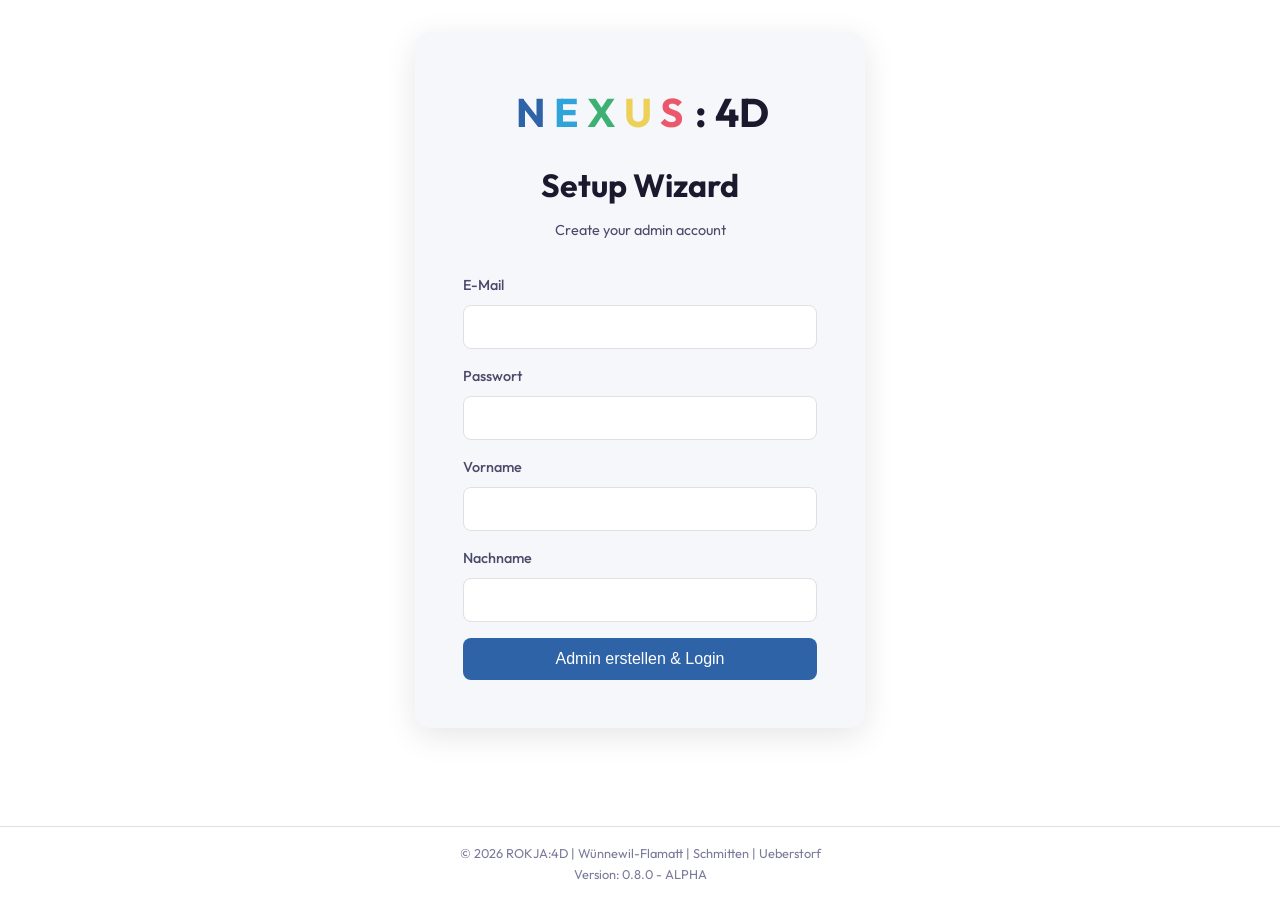
<file: index.html>
<!DOCTYPE html>
<html lang="de">
<head>
    <meta charset="UTF-8">
    <meta name="viewport" content="width=device-width, initial-scale=1.0">
    <meta http-equiv="Cache-Control"
      content="no-cache, no-store, must-revalidate">
    <meta http-equiv="Pragma" content="no-cache">
    <meta http-equiv="Expires" content="0">
    <title>Nexus 4D</title>
    <link rel="stylesheet" href="assets/css/styles.css">
    <!-- Favicon and Apple Touch Icons -->
    <link rel="icon" type="image/x-icon" href="/assets/favicon/favicon.ico">
    <link rel="apple-touch-icon" sizes="180x180" href="/assets/favicon/apple-icon-180x180.png">
    <link rel="icon" type="image/png" sizes="32x32" href="/assets/favicon/favicon-32x32.png">
    <link rel="icon" type="image/png" sizes="16x16" href="/assets/favicon/favicon-16x16.png">
    <link rel="manifest" href="/assets/favicon/manifest.json">
    <meta name="msapplication-TileColor" content="#da532c">
    <meta name="theme-color" content="#ffffff">
    <!-- Android Chrome icons -->
    <link rel="icon" type="image/png" sizes="192x192" href="/assets/favicon/android-icon-192x192.png">
    <!-- iOS Safari icons -->
    <link rel="apple-touch-icon" sizes="57x57" href="/assets/favicon/apple-icon-57x57.png">
    <link rel="apple-touch-icon" sizes="60x60" href="/assets/favicon/apple-icon-60x60.png">
    <link rel="apple-touch-icon" sizes="72x72" href="/assets/favicon/apple-icon-72x72.png">
    <link rel="apple-touch-icon" sizes="76x76" href="/assets/favicon/apple-icon-76x76.png">
    <link rel="apple-touch-icon" sizes="114x114" href="/assets/favicon/apple-icon-114x114.png">
    <link rel="apple-touch-icon" sizes="120x120" href="/assets/favicon/apple-icon-120x120.png">
    <link rel="apple-touch-icon" sizes="144x144" href="/assets/favicon/apple-icon-144x144.png">
    <link rel="apple-touch-icon" sizes="152x152" href="/assets/favicon/apple-icon-152x152.png">
    <link rel="apple-touch-icon" sizes="180x180" href="/assets/favicon/apple-icon-180x180.png">
    <!-- Windows 8/10 icons -->
    <link rel="icon" type="image/png" sizes="192x192" href="/assets/favicon/android-icon-192x192.png">
    <link rel="msapplication-TileImage" href="/assets/favicon/ms-icon-144x144.png">
    <link rel="msapplication-TileImage" href="/assets/favicon/ms-icon-150x150.png">
    <link rel="msapplication-TileImage" href="/assets/favicon/ms-icon-310x310.png">
    <link rel="msapplication-TileImage" href="/assets/favicon/ms-icon-70x70.png">
    <link rel="stylesheet" href="https://cdn.jsdelivr.net/npm/bootstrap-icons@1.13.1/font/bootstrap-icons.min.css">

    <!-- HTML Meta Tags -->
    <meta name="description" content="JugendTeam WebTool der Rokja:4D">

    <!-- Open Graph Meta Tags -->
    <meta property="og:url" content="https://nexus4d.liolp.ch">
    <meta property="og:type" content="website">
    <meta property="og:title" content="Nexus 4D">
    <meta property="og:description" content="JugendTeam WebTool der Rokja:4D">
    <meta property="og:image" content="https://nexus4d.liolp.ch/assets/img/openGraph.png"><!-- Load error, please check URL -->

    <!-- Twitter Meta Tags -->
    <meta name="twitter:card" content="summary_large_image">
    <meta property="twitter:domain" content="nexus4d.liolp.ch">
    <meta property="twitter:url" content="https://nexus4d.liolp.ch">
    <meta name="twitter:title" content="Nexus 4D">
    <meta name="twitter:description" content="JugendTeam WebTool der Rokja:4D">
    <meta name="twitter:image" content="https://nexus4d.liolp.ch/assets/img/openGraph.png">
</head>
<body>
    <script>
        const version = Date.now();

        document.querySelector('link[href*="assets/css/styles.css"]')
            .href = 'assets/css/styles.css?v=' + version;
    </script>
    <div id="app">
        <!-- Setup Wizard (shown if no admin exists) -->
        <div id="setup-page" class="page">
            <div class="setup-container">
                <div class="logo">
                    <span class="letter" style="--color: #2e63a8">N</span>
                    <span class="letter" style="--color: #30a3db">E</span>
                    <span class="letter" style="--color: #3eb074">X</span>
                    <span class="letter" style="--color: #ecd057">U</span>
                    <span class="letter" style="--color: #eb576b">S</span>
                    <span class="colon">:</span>
                    <span class="four-d">4D</span>
                </div>
                <h1>Setup Wizard</h1>
                <p class="subtitle">Create your admin account</p>
                
                <form id="setup-form" class="setup-form">
                    <div class="form-group">
                        <label for="admin-email">E-Mail</label>
                        <input type="email" id="admin-email" name="email" required>
                    </div>
                    
                    <div class="form-group">
                        <label for="admin-password">Passwort</label>
                        <input type="password" id="admin-password" name="password" required>
                    </div>
                    
                    <div class="form-group">
                        <label for="admin-firstname">Vorname</label>
                        <input type="text" id="admin-firstname" name="first_name" required>
                    </div>
                    
                    <div class="form-group">
                        <label for="admin-lastname">Nachname</label>
                        <input type="text" id="admin-lastname" name="last_name" required>
                    </div>
                    
                    <div id="setup-error-message" class="error-message"></div>
                    
                    <button type="submit" class="btn-primary">Admin erstellen & Login</button>
                </form>
            </div>
        </div>

        <!-- Login Page -->
        <div id="login-page" class="page active">
            <div class="login-container">
                <div class="logo">
                    <span class="letter" style="--color: #2e63a8">N</span>
                    <span class="letter" style="--color: #30a3db">E</span>
                    <span class="letter" style="--color: #3eb074">X</span>
                    <span class="letter" style="--color: #ecd057">U</span>
                    <span class="letter" style="--color: #eb576b">S</span>
                    <span class="colon">:</span>
                    <span class="four-d">4D</span>
                </div>
                <!--<h1>Nexus 4D</h1>
                <p class="subtitle">Regionale Offene Kinder- und Jugendarbeit</p>-->

                <div class="alerts">
                    <div class="alert alert-info">
                        <span class="alert-icon"><i class="bi bi-code-slash"></i></span>
                        <div class="alert-body">
                        <strong>Unter Entwicklung</strong>
                        Wir arbeiten gerade an der Verbesserung unserer Plattform.
                        </div>
                    </div><!--
                    <div class="alert alert-success">
                        <span class="alert-icon">✓</span>
                        <div class="alert-body">
                        <strong>Success</strong>
                        Your profile was updated successfully.
                        </div>
                    </div>
                    <div class="alert alert-warning">
                        <span class="alert-icon">⚠</span>
                        <div class="alert-body">
                        <strong>Warning</strong>
                        You have unsaved changes on this page.
                        </div>
                    </div>

                    <input type="checkbox" id="dismiss-1" class="alert-dismiss-input">
                    <div class="alert alert-error alert-dismissible">
                        <span class="alert-icon">✕</span>
                        <div class="alert-body">
                        <strong>Error</strong>
                        Failed to connect. Check your network.
                        </div>
                        <label for="dismiss-1" class="alert-close">✕</label>
                    </div>-->
                </div>
                
                <form id="login-form" class="login-form">
                    <div class="form-group">
                        <label for="email">E-Mail</label>
                        <input type="email" id="email" name="email" required>
                    </div>
                    
                    <div class="form-group">
                        <label for="password">Passwort</label>
                        <input type="password" id="password" name="password" required>
                    </div>
                    
                    <div id="error-message" class="error-message"></div>
                    
                    <button type="submit" class="btn-primary">Anmelden</button>
                </form>
                
                <div class="button-group">
                    <div class="theme-toggle">
                        <button type="button" id="theme-toggle" aria-label="Theme umschalten">
                            <span id="theme-icon">☀</span>
                        </button>
                    </div>
                    <div class="guest-button">
                        <a href="/guest-review.html" class="btn-secondary">Feedback geben</a>
                    </div>
                </div>
                
                <div class="footer">
                    <p>© 2026 ROKJA:4D</p>
                    <p id="version"></p>
                </div>
            </div>
        </div>

        <!-- Setup Footer -->
        <div class="setup-footer">
            <p>© 2026 ROKJA:4D | Wünnewil-Flamatt | Schmitten | Ueberstorf</p>
            <p id="version"></p>
        </div>

        <!-- Dashboard Container (hidden by default) -->
        <div id="dashboard" class="dashboard hidden">
            <header class="dashboard-header">
                <div class="logo">
                    <span class="letter" style="--color: #2e63a8">N</span>
                    <span class="letter" style="--color: #30a3db">E</span>
                    <span class="letter" style="--color: #3eb074">X</span>
                    <span class="letter" style="--color: #ecd057">U</span>
                    <span class="letter" style="--color: #eb576b">S</span>
                    <span class="colon">:</span>
                    <span class="four-d">4D</span>
                </div>
                <nav class="main-nav">
                    <ul id="nav-menu"></ul>
                </nav>
                <div class="header-actions">
                    <div id="user-menu-root" class="user-menu-container"></div>
                </div>
            </header>

            <main class="dashboard-content">
                <!-- Dynamic content will be loaded here -->
                <div id="content-area"></div>
            </main>
            <div class="setup-footer">
                <p>© 2026 ROKJA:4D | Wünnewil-Flamatt | Schmitten | Ueberstorf</p>
                <p id="version"></p>
            </div>
        </div>
    </div>

    <script type="module" src="assets/js/main.js"></script>
    <script>
        document.querySelector('script[src*="assets/js/main.js"]')
            .src = 'assets/js/main.js?v=' + version;
    </script>
</body>
</html>
</file>
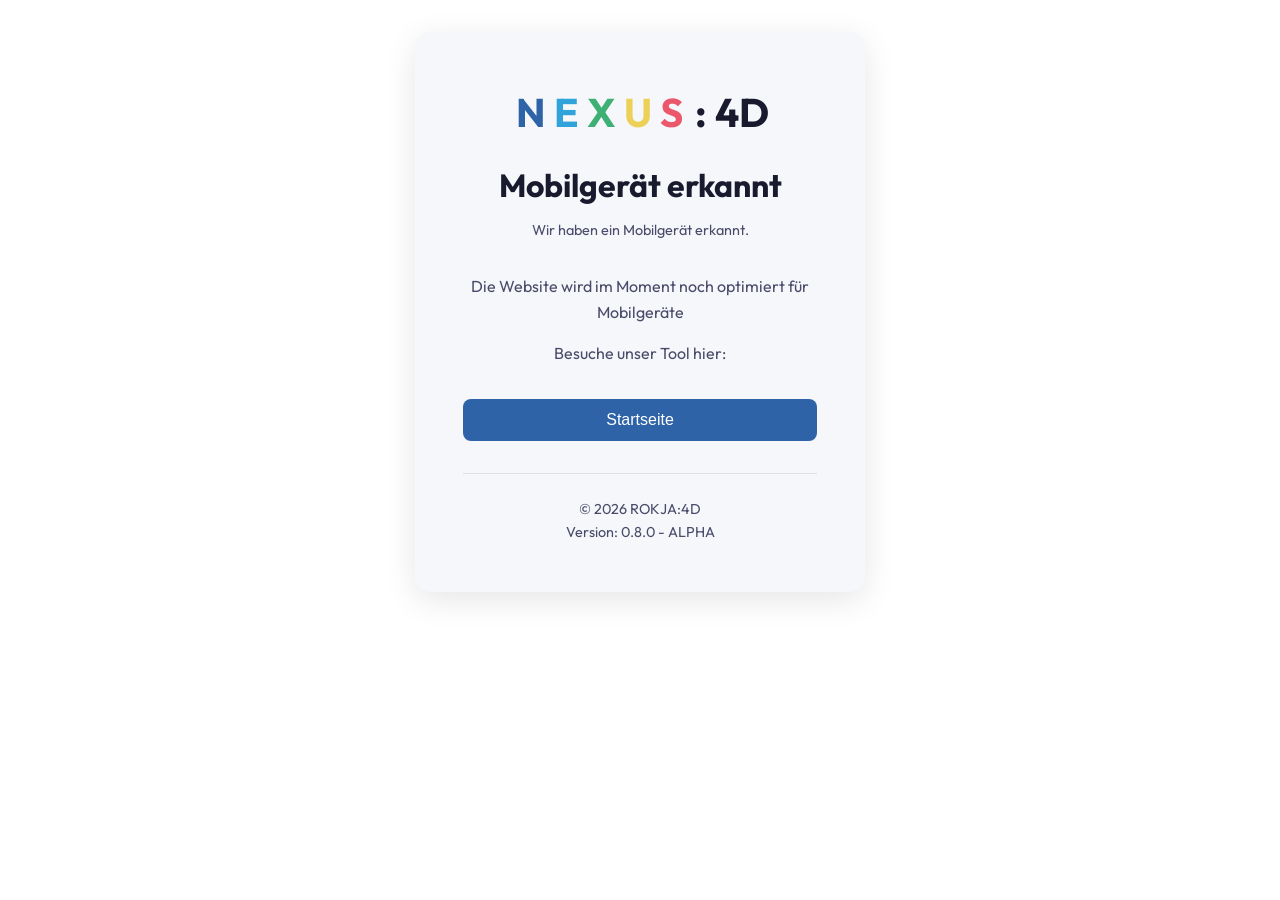
<file: mobile/index.html>
<!DOCTYPE html>
<html lang="de">
<head>
    <meta charset="UTF-8">
    <meta name="viewport" content="width=device-width, initial-scale=1.0">
    <meta http-equiv="Cache-Control"
      content="no-cache, no-store, must-revalidate">
    <meta http-equiv="Pragma" content="no-cache">
    <meta http-equiv="Expires" content="0">
    <title>Nexus 4D - Mobile</title>
    <link rel="stylesheet" href="../assets/css/styles.css">
    <!-- Favicon and Apple Touch Icons -->
    <link rel="icon" type="image/x-icon" href="../assets/favicon/favicon.ico">
    <link rel="apple-touch-icon" sizes="180x180" href="../assets/favicon/apple-icon-180x180.png">
    <link rel="icon" type="image/png" sizes="32x32" href="../assets/favicon/favicon-32x32.png">
    <link rel="icon" type="image/png" sizes="16x16" href="../assets/favicon/favicon-16x16.png">
    <link rel="manifest" href="../assets/favicon/manifest.json">
    <meta name="msapplication-TileColor" content="#da532c">
    <meta name="theme-color" content="#ffffff">
    <!-- Android Chrome bla icons -->
    <link rel="icon" type="image/png" sizes="192x192" href="../assets/favicon/android-icon-192x192.png">
    <!-- iOS Safari icons -->
    <link rel="apple-touch-icon" sizes="57x57" href="../assets/favicon/apple-icon-57x57.png">
    <link rel="apple-touch-icon" sizes="60x60" href="../assets/favicon/apple-icon-60x60.png">
    <link rel="apple-touch-icon" sizes="72x72" href="../assets/favicon/apple-icon-72x72.png">
    <link rel="apple-touch-icon" sizes="76x76" href="../assets/favicon/apple-icon-76x76.png">
    <link rel="apple-touch-icon" sizes="114x114" href="../assets/favicon/apple-icon-114x114.png">
    <link rel="apple-touch-icon" sizes="120x120" href="../assets/favicon/apple-icon-120x120.png">
    <link rel="apple-touch-icon" sizes="144x144" href="../assets/favicon/apple-icon-144x144.png">
    <link rel="apple-touch-icon" sizes="152x152" href="../assets/favicon/apple-icon-152x152.png">
    <link rel="apple-touch-icon" sizes="180x180" href="../assets/favicon/apple-icon-180x180.png">
    <!-- Windows 8/10 icons -->
    <link rel="icon" type="image/png" sizes="192x192" href="../assets/favicon/android-icon-192x192.png">
    <link rel="msapplication-TileImage" href="../assets/favicon/ms-icon-144x144.png">
    <link rel="msapplication-TileImage" href="../assets/favicon/ms-icon-150x150.png">
    <link rel="msapplication-TileImage" href="../assets/favicon/ms-icon-310x310.png">
    <link rel="msapplication-TileImage" href="../assets/favicon/ms-icon-70x70.png">

    <!-- HTML Meta Tags -->
    <meta name="description" content="Seite im Moment in arbeit. Updates folgen.">

    <!-- Open Graph Meta Tags -->
    <meta property="og:url" content="https://nexus4d.liolp.ch/">
    <meta property="og:type" content="website">
    <meta property="og:title" content="Nexus 4D - Coming Soon">
    <meta property="og:description" content="Seite im Moment in arbeit. Updates folgen.">
    <meta property="og:image" content="https://nexus4d.liolp.ch/assets/img/openGraph.png"><!-- Load error, please check URL -->

    <!-- Twitter Meta Tags -->
    <meta name="twitter:card" content="summary_large_image">
    <meta property="twitter:domain" content="nexus4d.liolp.ch">
    <meta property="twitter:url" content="https://nexus4d.liolp.ch/">
    <meta name="twitter:title" content="Nexus 4D - Coming Soon">
    <meta name="twitter:description" content="Seite im Moment in arbeit. Updates folgen.">
    <meta name="twitter:image" content="https://nexus4d.liolp.ch/assets/img/openGraph.png">
</head>
<body>
    <div id="app">
        <!-- Under Construction Page -->
        <div id="under-construction" class="page active">
            <div class="setup-container">
                <div class="logo">
                    <span class="letter" style="--color: #2e63a8">N</span>
                    <span class="letter" style="--color: #30a3db">E</span>
                    <span class="letter" style="--color: #3eb074">X</span>
                    <span class="letter" style="--color: #ecd057">U</span>
                    <span class="letter" style="--color: #eb576b">S</span>
                    <span class="colon">:</span>
                    <span class="four-d">4D</span>
                </div>
                <h1>Mobilgerät erkannt</h1>
                <p class="subtitle">Wir haben ein Mobilgerät erkannt.</p>
                <div class="construction-message">
                    <p>Die Website wird im Moment noch optimiert für Mobilgeräte</p>
                    <p>Besuche unser Tool hier:</p>
                </div>
                
                <div class="button-group">
                        <button onclick="window.location.href='../'" class="btn-primary" aria-label="Startseite">
                            <span>Startseite</span>
                        </button>
                </div>
                
                <div class="footer">
                    <p>© 2026 ROKJA:4D</p>
                    <p id="version"></p>
                </div>
            </div>
        </div>
    </div>

    <script type="module" src="../assets/js/main.js"></script>
</body>
</html>
</file>
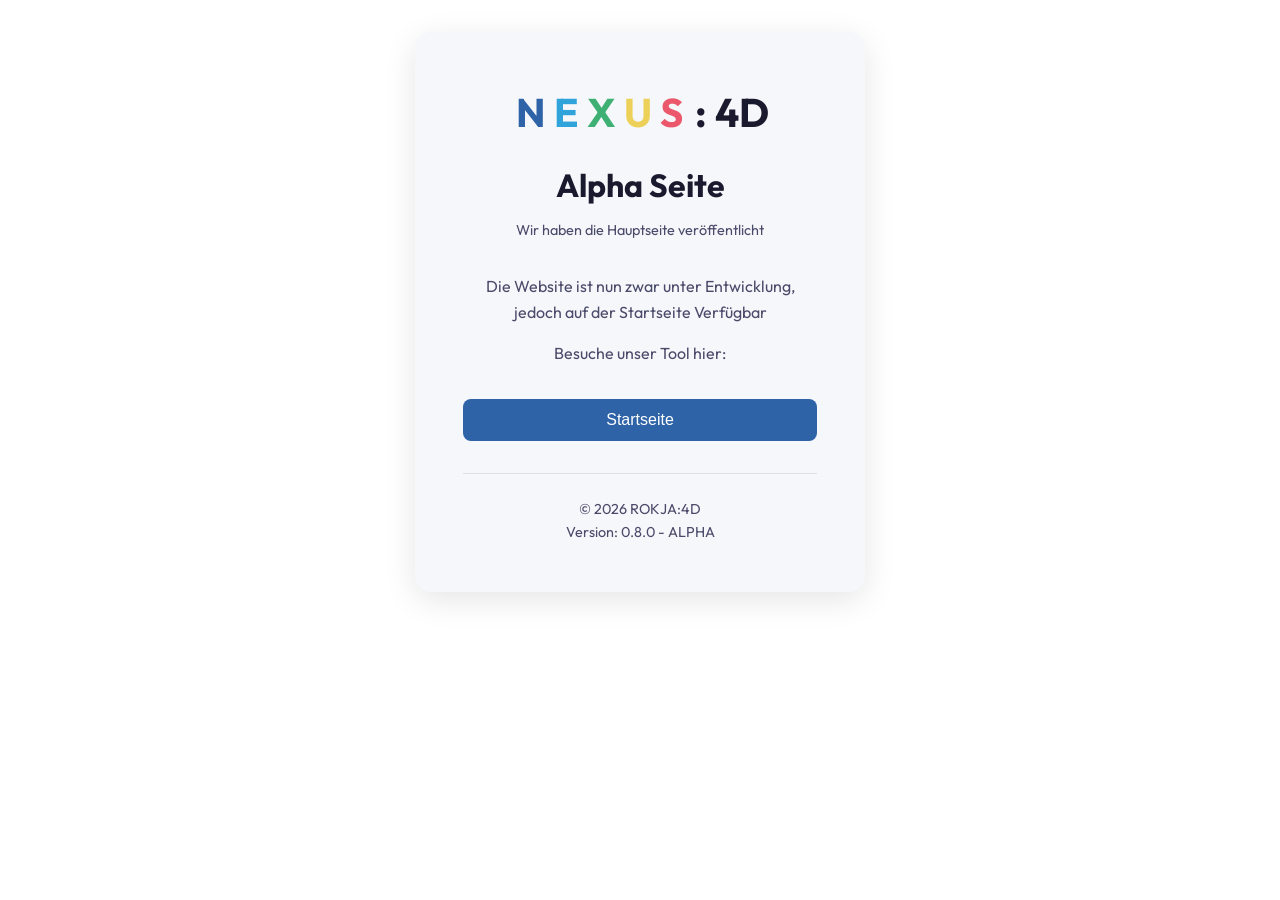
<file: alpha.html>
<!DOCTYPE html>
<html lang="de">
<head>
    <meta charset="UTF-8">
    <meta name="viewport" content="width=device-width, initial-scale=1.0">
    <meta http-equiv="Cache-Control"
      content="no-cache, no-store, must-revalidate">
    <meta http-equiv="Pragma" content="no-cache">
    <meta http-equiv="Expires" content="0">
    <title>Nexus 4D - Unter Entwicklung</title>
    <link rel="stylesheet" href="assets/css/styles.css">
    <!-- Favicon and Apple Touch Icons -->
    <link rel="icon" type="image/x-icon" href="/assets/favicon/favicon.ico">
    <link rel="apple-touch-icon" sizes="180x180" href="/assets/favicon/apple-icon-180x180.png">
    <link rel="icon" type="image/png" sizes="32x32" href="/assets/favicon/favicon-32x32.png">
    <link rel="icon" type="image/png" sizes="16x16" href="/assets/favicon/favicon-16x16.png">
    <link rel="manifest" href="/assets/favicon/manifest.json">
    <meta name="msapplication-TileColor" content="#da532c">
    <meta name="theme-color" content="#ffffff">
    <!-- Android Chrome bla icons -->
    <link rel="icon" type="image/png" sizes="192x192" href="/assets/favicon/android-icon-192x192.png">
    <!-- iOS Safari icons -->
    <link rel="apple-touch-icon" sizes="57x57" href="/assets/favicon/apple-icon-57x57.png">
    <link rel="apple-touch-icon" sizes="60x60" href="/assets/favicon/apple-icon-60x60.png">
    <link rel="apple-touch-icon" sizes="72x72" href="/assets/favicon/apple-icon-72x72.png">
    <link rel="apple-touch-icon" sizes="76x76" href="/assets/favicon/apple-icon-76x76.png">
    <link rel="apple-touch-icon" sizes="114x114" href="/assets/favicon/apple-icon-114x114.png">
    <link rel="apple-touch-icon" sizes="120x120" href="/assets/favicon/apple-icon-120x120.png">
    <link rel="apple-touch-icon" sizes="144x144" href="/assets/favicon/apple-icon-144x144.png">
    <link rel="apple-touch-icon" sizes="152x152" href="/assets/favicon/apple-icon-152x152.png">
    <link rel="apple-touch-icon" sizes="180x180" href="/assets/favicon/apple-icon-180x180.png">
    <!-- Windows 8/10 icons -->
    <link rel="icon" type="image/png" sizes="192x192" href="/assets/favicon/android-icon-192x192.png">
    <link rel="msapplication-TileImage" href="/assets/favicon/ms-icon-144x144.png">
    <link rel="msapplication-TileImage" href="/assets/favicon/ms-icon-150x150.png">
    <link rel="msapplication-TileImage" href="/assets/favicon/ms-icon-310x310.png">
    <link rel="msapplication-TileImage" href="/assets/favicon/ms-icon-70x70.png">

    <!-- HTML Meta Tags -->
    <meta name="description" content="Seite im Moment in arbeit. Updates folgen.">

    <!-- Open Graph Meta Tags -->
    <meta property="og:url" content="https://nexus4d.liolp.ch/">
    <meta property="og:type" content="website">
    <meta property="og:title" content="Nexus 4D - Coming Soon">
    <meta property="og:description" content="Seite im Moment in arbeit. Updates folgen.">
    <meta property="og:image" content="https://nexus4d.liolp.ch/assets/img/openGraph.png"><!-- Load error, please check URL -->

    <!-- Twitter Meta Tags -->
    <meta name="twitter:card" content="summary_large_image">
    <meta property="twitter:domain" content="nexus4d.liolp.ch">
    <meta property="twitter:url" content="https://nexus4d.liolp.ch/">
    <meta name="twitter:title" content="Nexus 4D - Coming Soon">
    <meta name="twitter:description" content="Seite im Moment in arbeit. Updates folgen.">
    <meta name="twitter:image" content="https://nexus4d.liolp.ch/assets/img/openGraph.png">
</head>
<body>
    <div id="app">
        <!-- Under Construction Page -->
        <div id="under-construction" class="page active">
            <div class="setup-container">
                <div class="logo">
                    <span class="letter" style="--color: #2e63a8">N</span>
                    <span class="letter" style="--color: #30a3db">E</span>
                    <span class="letter" style="--color: #3eb074">X</span>
                    <span class="letter" style="--color: #ecd057">U</span>
                    <span class="letter" style="--color: #eb576b">S</span>
                    <span class="colon">:</span>
                    <span class="four-d">4D</span>
                </div>
                <h1>Alpha Seite</h1>
                <p class="subtitle">Wir haben die Hauptseite veröffentlicht</p>
                <div class="construction-message">
                    <p>Die Website ist nun zwar unter Entwicklung, jedoch auf der Startseite Verfügbar</p>
                    <p>Besuche unser Tool hier:</p>
                </div>
                
                <div class="button-group">
                        <button onclick="window.location.href='../'" class="btn-primary" aria-label="Startseite">
                            <span>Startseite</span>
                        </button>
                </div>
                
                <div class="footer">
                    <p>© 2026 ROKJA:4D</p>
                    <p id="version"></p>
                </div>
            </div>
        </div>
    </div>

    <script type="module" src="assets/js/main.js"></script>
</body>
</html>
</file>
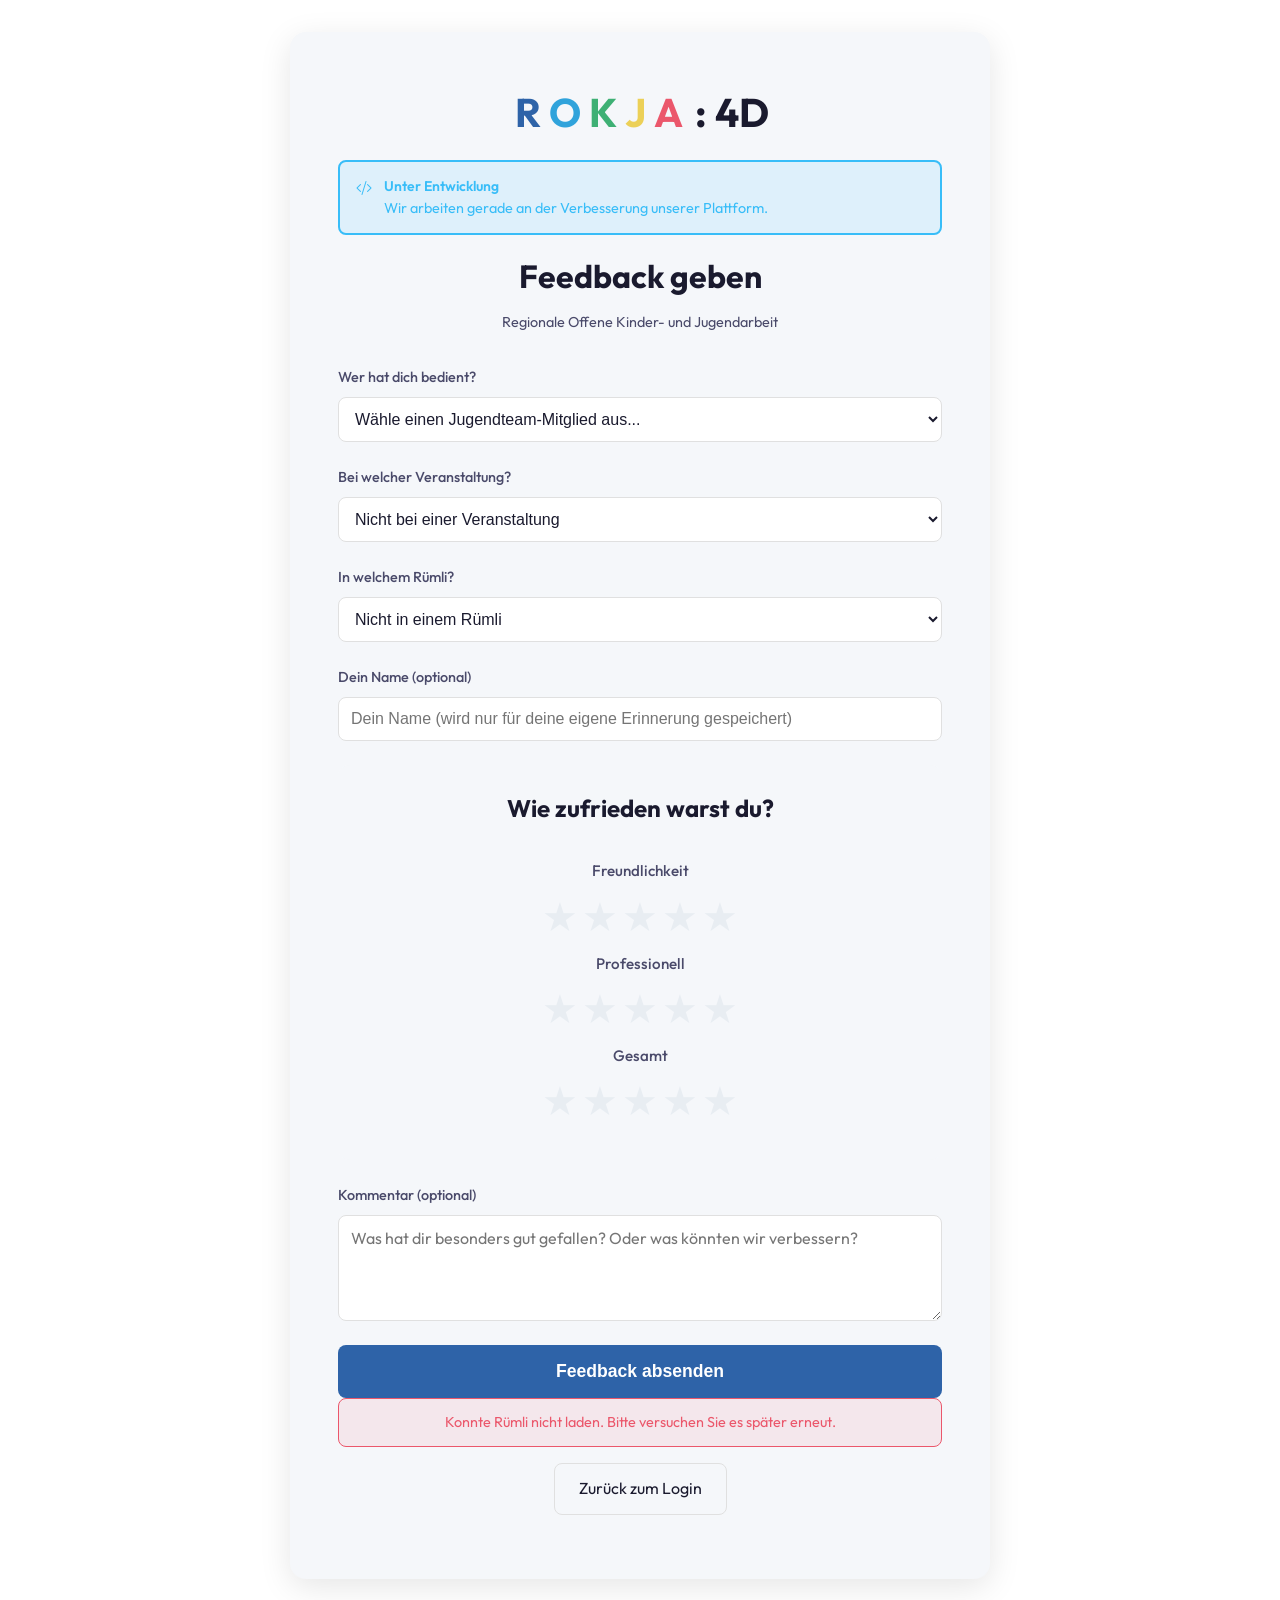
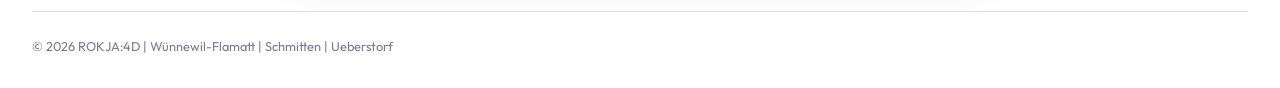
<file: guest-review.html>
<!DOCTYPE html>
<html lang="de">
<head>
    <meta charset="UTF-8">
    <meta name="viewport" content="width=device-width, initial-scale=1.0">
    <meta http-equiv="Cache-Control"
      content="no-cache, no-store, must-revalidate">
    <meta http-equiv="Pragma" content="no-cache">
    <meta http-equiv="Expires" content="0">
    <title>Nexus 4D</title>
    <link rel="stylesheet" href="/assets/css/styles.css">
    <link rel="stylesheet" href="/assets/css/guest.css">
    <!-- Favicon and Apple Touch Icons -->
    <link rel="icon" type="image/x-icon" href="/assets/favicon/favicon.ico">
    <link rel="apple-touch-icon" sizes="180x180" href="/assets/favicon/apple-icon-180x180.png">
    <link rel="icon" type="image/png" sizes="32x32" href="/assets/favicon/favicon-32x32.png">
    <link rel="icon" type="image/png" sizes="16x16" href="/assets/favicon/favicon-16x16.png">
    <link rel="manifest" href="/assets/favicon/manifest.json">
    <meta name="msapplication-TileColor" content="#da532c">
    <meta name="theme-color" content="#ffffff">
    <!-- Android Chrome icons -->
    <link rel="icon" type="image/png" sizes="192x192" href="/assets/favicon/android-icon-192x192.png">
    <!-- iOS Safari icons -->
    <link rel="apple-touch-icon" sizes="57x57" href="/assets/favicon/apple-icon-57x57.png">
    <link rel="apple-touch-icon" sizes="60x60" href="/assets/favicon/apple-icon-60x60.png">
    <link rel="apple-touch-icon" sizes="72x72" href="/assets/favicon/apple-icon-72x72.png">
    <link rel="apple-touch-icon" sizes="76x76" href="/assets/favicon/apple-icon-76x76.png">
    <link rel="apple-touch-icon" sizes="114x114" href="/assets/favicon/apple-icon-114x114.png">
    <link rel="apple-touch-icon" sizes="120x120" href="/assets/favicon/apple-icon-120x120.png">
    <link rel="apple-touch-icon" sizes="144x144" href="/assets/favicon/apple-icon-144x144.png">
    <link rel="apple-touch-icon" sizes="152x152" href="/assets/favicon/apple-icon-152x152.png">
    <link rel="apple-touch-icon" sizes="180x180" href="/assets/favicon/apple-icon-180x180.png">
    <!-- Windows 8/10 icons -->
    <link rel="icon" type="image/png" sizes="192x192" href="/assets/favicon/android-icon-192x192.png">
    <link rel="msapplication-TileImage" href="/assets/favicon/ms-icon-144x144.png">
    <link rel="msapplication-TileImage" href="/assets/favicon/ms-icon-150x150.png">
    <link rel="msapplication-TileImage" href="/assets/favicon/ms-icon-310x310.png">
    <link rel="msapplication-TileImage" href="/assets/favicon/ms-icon-70x70.png">
    <link rel="stylesheet" href="https://cdn.jsdelivr.net/npm/bootstrap-icons@1.13.1/font/bootstrap-icons.min.css">

    <!-- HTML Meta Tags -->
    <meta name="description" content="Gast Seite zum bewerten von jugendteam mitgliedern an bestimmten Events">

    <!-- Open Graph Meta Tags -->
    <meta property="og:url" content="https://nexus4d.liolp.ch/guest-review">
    <meta property="og:type" content="website">
    <meta property="og:title" content="Nexus 4D - Guest Rating">
    <meta property="og:description" content="Gast Seite zum bewerten von jugendteam mitgliedern an bestimmten Events">
    <meta property="og:image" content="https://nexus4d.liolp.ch/assets/img/openGraph.png"><!-- Load error, please check URL -->

    <!-- Twitter Meta Tags -->
    <meta name="twitter:card" content="summary_large_image">
    <meta property="twitter:domain" content="nexus4d.liolp.ch">
    <meta property="twitter:url" content="https://nexus4d.liolp.ch/guest-review">
    <meta name="twitter:title" content="Nexus 4D - Guest Rating">
    <meta name="twitter:description" content="Gast Seite zum bewerten von jugendteam mitgliedern an bestimmten Events">
    <meta name="twitter:image" content="https://nexus4d.liolp.ch/assets/img/openGraph.png">
</head>
<body>
    <div id="app">
        <div id="login-page" class="page active">
            <div class="login-container">
                <div class="logo">
                    <span class="letter" style="--color: #2e63a8">R</span>
                    <span class="letter" style="--color: #30a3db">O</span>
                    <span class="letter" style="--color: #3eb074">K</span>
                    <span class="letter" style="--color: #ecd057">J</span>
                    <span class="letter" style="--color: #eb576b">A</span>
                    <span class="colon">:</span>
                    <span class="four-d">4D</span>
                </div>
                <div class="alerts">
                    <div class="alert alert-info">
                        <span class="alert-icon"><i class="bi bi-code-slash"></i></span>
                        <div class="alert-body">
                        <strong>Unter Entwicklung</strong>
                        Wir arbeiten gerade an der Verbesserung unserer Plattform.
                        </div>
                    </div>
                </div>
                <h1>Feedback geben</h1>
                <p class="subtitle">Regionale Offene Kinder- und Jugendarbeit</p>

                <form id="reviewForm">
                <div class="form-group">
                    <label for="memberSelect">Wer hat dich bedient?</label>
                    <select id="memberSelect" required>
                        <option value="">Wähle einen Jugendteam-Mitglied aus...</option>
                    </select>
                </div>

                <div class="form-group">
                    <label for="eventSelect">Bei welcher Veranstaltung?</label>
                    <select id="eventSelect">
                        <option value="">Nicht bei einer Veranstaltung</option>
                    </select>
                </div>

                <div class="form-group">
                    <label for="barSelect">In welchem Rümli?</label>
                    <select id="barSelect">
                        <option value="">Nicht in einem Rümli</option>
                    </select>
                </div>

                <div class="form-group">
                    <label for="reviewerName">Dein Name (optional)</label>
                    <input type="text" id="reviewerName" placeholder="Dein Name (wird nur für deine eigene Erinnerung gespeichert)" autocomplete="name">
                </div>

                <div class="form-section">
                    <h2 class="page-title">Wie zufrieden warst du?</h2>
                    
                    <div class="form-row">
                        <div class="form-group-full">
                            <label class="rating-label">
                                <span class="rating-title">Freundlichkeit</span>
                                <div class="stars">
                                    <input type="radio" id="friendly-5" name="rating_friendly" value="5">
                                    <label for="friendly-5" class="star">★</label>
                                    <input type="radio" id="friendly-4" name="rating_friendly" value="4">
                                    <label for="friendly-4" class="star">★</label>
                                    <input type="radio" id="friendly-3" name="rating_friendly" value="3">
                                    <label for="friendly-3" class="star">★</label>
                                    <input type="radio" id="friendly-2" name="rating_friendly" value="2">
                                    <label for="friendly-2" class="star">★</label>
                                    <input type="radio" id="friendly-1" name="rating_friendly" value="1">
                                    <label for="friendly-1" class="star">★</label>
                                </div>
                            </label>
                        </div>
                    </div>

                    <div class="form-row">
                        <div class="form-group-full">
                            <label class="rating-label">
                                <span class="rating-title">Professionell</span>
                                <div class="stars">
                                    <input type="radio" id="professional-5" name="rating_professional" value="5">
                                    <label for="professional-5" class="star">★</label>
                                    <input type="radio" id="professional-4" name="rating_professional" value="4">
                                    <label for="professional-4" class="star">★</label>
                                    <input type="radio" id="professional-3" name="rating_professional" value="3">
                                    <label for="professional-3" class="star">★</label>
                                    <input type="radio" id="professional-2" name="rating_professional" value="2">
                                    <label for="professional-2" class="star">★</label>
                                    <input type="radio" id="professional-1" name="rating_professional" value="1">
                                    <label for="professional-1" class="star">★</label>
                                </div>
                            </label>
                        </div>
                    </div>

                    <div class="form-row">
                        <div class="form-group-full">
                            <label class="rating-label">
                                <span class="rating-title">Gesamt</span>
                                <div class="stars">
                                    <input type="radio" id="overall-5" name="rating_overall" value="5">
                                    <label for="overall-5" class="star">★</label>
                                    <input type="radio" id="overall-4" name="rating_overall" value="4">
                                    <label for="overall-4" class="star">★</label>
                                    <input type="radio" id="overall-3" name="rating_overall" value="3">
                                    <label for="overall-3" class="star">★</label>
                                    <input type="radio" id="overall-2" name="rating_overall" value="2">
                                    <label for="overall-2" class="star">★</label>
                                    <input type="radio" id="overall-1" name="rating_overall" value="1">
                                    <label for="overall-1" class="star">★</label>
                                </div>
                            </label>
                        </div>
                    </div>
                </div>

                <div class="form-group">
                    <label for="comment">Kommentar (optional)</label>
                    <textarea id="comment" rows="4" placeholder="Was hat dir besonders gut gefallen? Oder was könnten wir verbessern?"></textarea>
                </div>

                <button type="submit" class="btn-primary">Feedback absenden</button>
                
                <div id="error-message" class="error-message"></div>
                
                <div class="guest-button">
                    <a href="/index.html" class="btn-secondary">Zurück zum Login</a>
                </div>
                
 
            </div>

            <div class="footer">
                <p>© 2026 ROKJA:4D | Wünnewil-Flamatt | Schmitten | Ueberstorf</p>
                <p id="version"></p>
            </div>
        </div>
    </div>

    <script src="/assets/js/guest.js"></script>
</body>
</html>
</file>
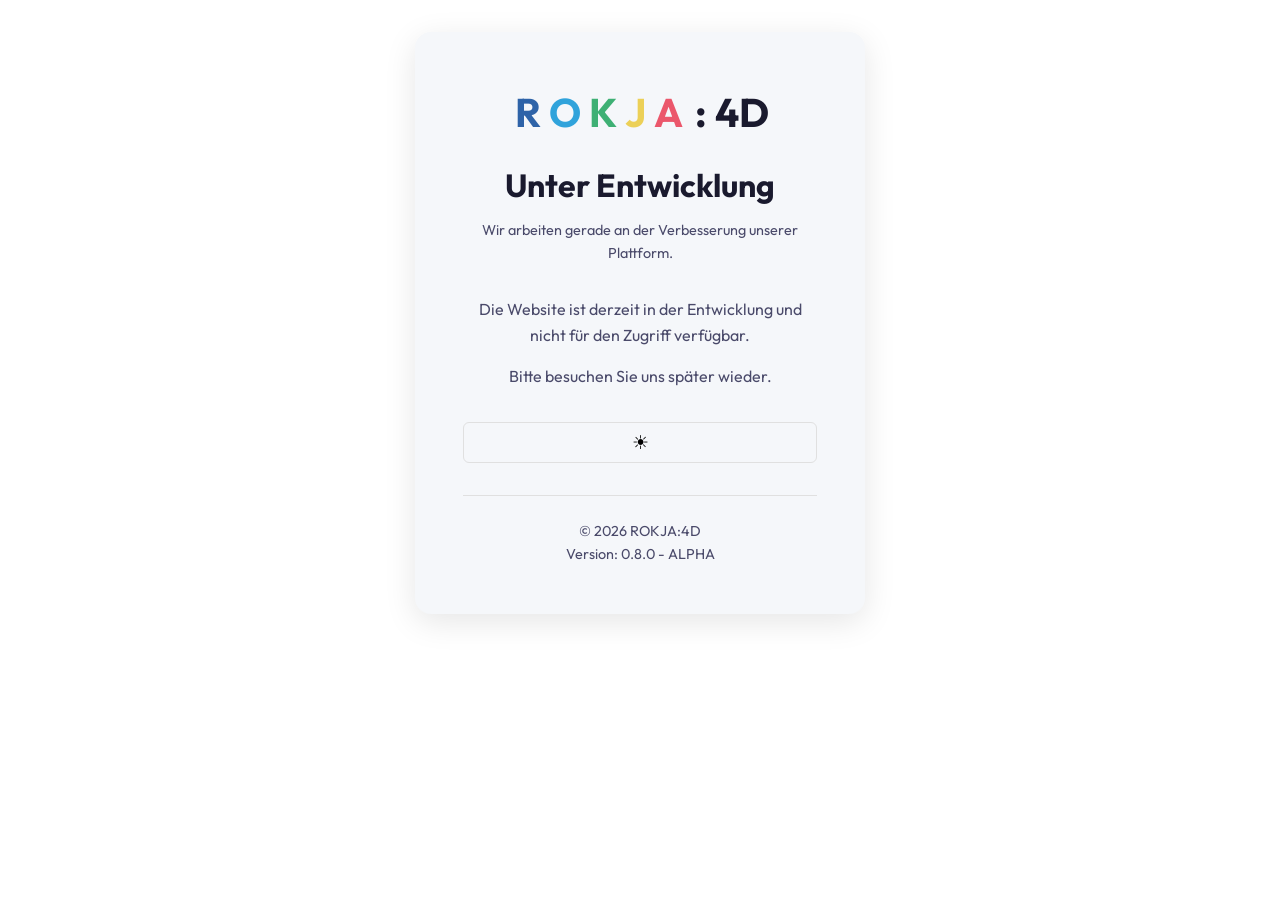
<file: under-construction.html>
<!DOCTYPE html>
<html lang="de">
<head>
    <meta charset="UTF-8">
    <meta name="viewport" content="width=device-width, initial-scale=1.0">
    <meta http-equiv="Cache-Control"
      content="no-cache, no-store, must-revalidate">
    <meta http-equiv="Pragma" content="no-cache">
    <meta http-equiv="Expires" content="0">
    <title>Nexus 4D - Unter Entwicklung</title>
    <link rel="stylesheet" href="assets/css/styles.css">
    <!-- Favicon and Apple Touch Icons -->
    <link rel="icon" type="image/x-icon" href="/assets/favicon/favicon.ico">
    <link rel="apple-touch-icon" sizes="180x180" href="/assets/favicon/apple-icon-180x180.png">
    <link rel="icon" type="image/png" sizes="32x32" href="/assets/favicon/favicon-32x32.png">
    <link rel="icon" type="image/png" sizes="16x16" href="/assets/favicon/favicon-16x16.png">
    <link rel="manifest" href="/assets/favicon/manifest.json">
    <meta name="msapplication-TileColor" content="#da532c">
    <meta name="theme-color" content="#ffffff">
    <!-- Android Chrome bla icons -->
    <link rel="icon" type="image/png" sizes="192x192" href="/assets/favicon/android-icon-192x192.png">
    <!-- iOS Safari icons -->
    <link rel="apple-touch-icon" sizes="57x57" href="/assets/favicon/apple-icon-57x57.png">
    <link rel="apple-touch-icon" sizes="60x60" href="/assets/favicon/apple-icon-60x60.png">
    <link rel="apple-touch-icon" sizes="72x72" href="/assets/favicon/apple-icon-72x72.png">
    <link rel="apple-touch-icon" sizes="76x76" href="/assets/favicon/apple-icon-76x76.png">
    <link rel="apple-touch-icon" sizes="114x114" href="/assets/favicon/apple-icon-114x114.png">
    <link rel="apple-touch-icon" sizes="120x120" href="/assets/favicon/apple-icon-120x120.png">
    <link rel="apple-touch-icon" sizes="144x144" href="/assets/favicon/apple-icon-144x144.png">
    <link rel="apple-touch-icon" sizes="152x152" href="/assets/favicon/apple-icon-152x152.png">
    <link rel="apple-touch-icon" sizes="180x180" href="/assets/favicon/apple-icon-180x180.png">
    <!-- Windows 8/10 icons -->
    <link rel="icon" type="image/png" sizes="192x192" href="/assets/favicon/android-icon-192x192.png">
    <link rel="msapplication-TileImage" href="/assets/favicon/ms-icon-144x144.png">
    <link rel="msapplication-TileImage" href="/assets/favicon/ms-icon-150x150.png">
    <link rel="msapplication-TileImage" href="/assets/favicon/ms-icon-310x310.png">
    <link rel="msapplication-TileImage" href="/assets/favicon/ms-icon-70x70.png">

    <!-- HTML Meta Tags -->
    <meta name="description" content="Seite im Moment in arbeit. Updates folgen.">

    <!-- Open Graph Meta Tags -->
    <meta property="og:url" content="https://nexus4d.liolp.ch/">
    <meta property="og:type" content="website">
    <meta property="og:title" content="Nexus 4D - Coming Soon">
    <meta property="og:description" content="Seite im Moment in arbeit. Updates folgen.">
    <meta property="og:image" content="https://nexus4d.liolp.ch/assets/img/openGraph.png"><!-- Load error, please check URL -->

    <!-- Twitter Meta Tags -->
    <meta name="twitter:card" content="summary_large_image">
    <meta property="twitter:domain" content="nexus4d.liolp.ch">
    <meta property="twitter:url" content="https://nexus4d.liolp.ch/">
    <meta name="twitter:title" content="Nexus 4D - Coming Soon">
    <meta name="twitter:description" content="Seite im Moment in arbeit. Updates folgen.">
    <meta name="twitter:image" content="https://nexus4d.liolp.ch/assets/img/openGraph.png">
</head>
<body>
    <div id="app">
        <!-- Under Construction Page -->
        <div id="under-construction" class="page active">
            <div class="setup-container">
                <div class="logo">
                    <span class="letter" style="--color: #2e63a8">R</span>
                    <span class="letter" style="--color: #30a3db">O</span>
                    <span class="letter" style="--color: #3eb074">K</span>
                    <span class="letter" style="--color: #ecd057">J</span>
                    <span class="letter" style="--color: #eb576b">A</span>
                    <span class="colon">:</span>
                    <span class="four-d">4D</span>
                </div>
                <h1>Unter Entwicklung</h1>
                <p class="subtitle">Wir arbeiten gerade an der Verbesserung unserer Plattform.</p>
                <div class="construction-message">
                    <p>Die Website ist derzeit in der Entwicklung und nicht für den Zugriff verfügbar.</p>
                    <p>Bitte besuchen Sie uns später wieder.</p>
                </div>
                
                <div class="button-group">
                    <div class="theme-toggle">
                        <button type="button" id="theme-toggle" aria-label="Theme umschalten">
                            <span id="theme-icon">☀</span>
                        </button>
                    </div>
                </div>
                
                <div class="footer">
                    <p>© 2026 ROKJA:4D</p>
                    <p id="version"></p>
                </div>
            </div>
        </div>
    </div>

    <script type="module" src="assets/js/main.js"></script>
</body>
</html>
</file>
<file: assets/css/styles.css>
﻿* {
    margin: 0;
    padding: 0;
    box-sizing: border-box;
}

@font-face {
  font-family: Outfit; /* set name */
  src: url(OutfitVariableFont.ttf); /* url of the font */
}

:root {
    /* Light Theme Colors */
    --primary-color: #2e63a8;
    --primary-dark: #234c85;
    --secondary-color: #30a3db;
    --secondary-dark: #268ab8;
    --accent-color: #3eb074;
    
    --bg-primary: #ffffff;
    --bg-secondary: #f5f7fa;
    --bg-tertiary: #e8edf2;
    
    --text-primary: #1a1a2e;
    --text-secondary: #4a4a6a;
    --text-tertiary: #7a7a9a;
    
    --border-color: #e0e0e0;
    --shadow-color: rgba(0, 0, 0, 0.1);
    
    --status-yes: #3eb074;
    --status-maybe: #ecd057;
    --status-no: #eb576b;
}

body.dark-mode {
    /* Dark Theme Colors */
    --primary-color: #4e7ec8;
    --primary-dark: #3e63a8;
    --secondary-color: #50b3eb;
    --secondary-dark: #4093cb;
    --accent-color: #5ec094;
    
    --bg-primary: #1a1a2e;
    --bg-secondary: #252540;
    --bg-tertiary: #303050;
    
    --text-primary: #f0f0f0;
    --text-secondary: #d0d0d0;
    --text-tertiary: #a0a0a0;
    
    --border-color: #303050;
    --shadow-color: rgba(0, 0, 0, 0.3);
}

html {
    font-size: 16px;
    scroll-behavior: smooth;
}

body {
    font-family: Outfit;
    background-color: var(--bg-primary);
    color: var(--text-primary);
    line-height: 1.6;
    min-height: 100vh;
    transition: background-color 0.3s, color 0.3s;
    overflow-x: hidden;
}

body.dashboard-active {
    overflow: hidden;
}

.active {
    display: block !important;
}

.hidden {
    display: none !important;
}

/* Logo */
.logo {
    display: inline-flex;
    align-items: baseline;
    font-weight: bold;
    font-size: 1.5rem;
}

.letter {
    display: inline-block;
    margin: 0 0.1em;
    color: var(--color);
}

.colon {
    margin: 0 0.2em;
    color: var(--text-primary);
}

.four-d {
    color: var(--text-primary);
}

/* Wrapper acts as the visual input box */
.number-input {
  display: inline-flex;
  align-items: center;
  border: 1.5px solid #ccc;
  border-radius: 6px;
  overflow: hidden;
  background-color: #fff;
  transition: border-color 0.2s ease, box-shadow 0.2s ease;
}

/* Highlight the whole wrapper when the inner input is focused */
.number-input:focus-within {
  border-color: #0066ff;
  box-shadow: 0 0 0 3px rgba(0, 102, 255, 0.15);
}

/* Strip borders from the input and hide native spinners */
.number-input input[type="number"] {
  width: 60px;
  border: none;
  outline: none;
  text-align: center;
  font-size: 16px;
  color: #333;
  -moz-appearance: textfield;
  appearance: textfield;
}

.number-input input[type="number"]::-webkit-outer-spin-button,
.number-input input[type="number"]::-webkit-inner-spin-button {
  -webkit-appearance: none;
  margin: 0;
}

/* Style the matching + and - buttons */
.number-input button {
  width: 36px;
  height: 38px;
  border: none;
  background-color: #f4f5f7;
  color: #333;
  font-size: 18px;
  cursor: pointer;
  transition: background-color 0.15s ease;
  user-select: none;
}

.number-input button:hover {
  background-color: #e2e5e9;
}

.number-input button:active {
  background-color: #d0d4da;
}


/* Buttons */
.btn-primary {
    background-color: var(--primary-color);
    color: white;
    border: none;
    padding: 0.75rem 1.5rem;
    border-radius: 8px;
    font-size: 1rem;
    cursor: pointer;
    transition: background-color 0.2s, transform 0.1s;
    width: 100%;
}

.btn-primary:hover {
    background-color: var(--primary-dark);
}

.btn-primary:active {
    transform: scale(0.98);
}

.btn-secondary {
    background-color: var(--bg-secondary);
    color: var(--text-primary);
    border: 1px solid var(--border-color);
    padding: 0.5rem 1rem;
    border-radius: 6px;
    font-size: 0.9rem;
    cursor: pointer;
    transition: background-color 0.2s, border-color 0.2s;
}

.btn-secondary:hover {
    background-color: var(--bg-tertiary);
    border-color: var(--primary-color);
}

/* Theme Toggle */
.theme-toggle {
    margin-top: 1rem;
}

#theme-toggle {
    background: none;
    border: 1px solid var(--border-color);
    border-radius: 6px;
    padding: 0.5rem;
    cursor: pointer;
    display: flex;
    align-items: center;
    justify-content: center;
    transition: border-color 0.2s;
}

#theme-toggle:hover {
    border-color: var(--primary-color);
}

#theme-icon {
    font-size: 1.2rem;
}

/* Login Page */
#login-page {
    display: flex;
    align-items: center;
    justify-content: center;
    min-height: 100vh;
    padding: 2rem;
}

.login-container {
    background-color: var(--bg-secondary);
    padding: 3rem;
    border-radius: 16px;
    box-shadow: 0 8px 32px var(--shadow-color);
    width: 100%;
    max-width: 400px;
    text-align: center;
    margin: 0 auto;
}

.login-container .logo {
    font-size: 2.5rem;
    margin-bottom: 1rem;
}

.login-container h1 {
    color: var(--text-primary);
    font-size: 2rem;
    margin-bottom: 0.5rem;
}

.subtitle {
    color: var(--text-secondary);
    font-size: 0.9rem;
    margin-bottom: 2rem;
}

.login-form {
    display: flex;
    flex-direction: column;
    gap: 1rem;
    margin-bottom: 0;
}

.alerts {
  display: flex;
  flex-direction: column;
  gap: .65rem;
}

.alert {
  display: flex;
  align-items: flex-start;
  gap: .75rem;
  padding: .85rem 1rem;
  border-radius: 8px;
  border: 2px solid;
  text-align: left;
  font-size: .9rem;
  line-height: 1.5;
}

.alert-icon {
  font-size: 1rem;
  flex-shrink: 0;
  margin-top: .05rem;
}

.alert-body {
  flex: 1;
}

.alert-body strong {
  display: block;
  font-size: .875rem;
  font-weight: 600;
  margin-bottom: .1rem;
}

/* One modifier per variant: tinted background, matching border and text */
.alert-info {
  background: rgba(56, 189, 248, .12);
  border-color: #38bdf8;
  color: #38bdf8;
  margin-bottom: 1rem;
}

.alert-success {
  background: rgba(87, 217, 163, .1);
  border-color: #57d9a3;
  color: #57d9a3;
}

.alert-warning {
  background: rgba(255, 212, 68, .12);
  border-color: #ffd444;
  color: #ffd444;
}

.alert-error {
  background: rgba(255, 107, 107, .12);
  border-color: #ff6b6b;
  color: #ff6b6b;
}

/* Dismissible variant */
.alert-dismiss-input {
  display: none;
}

.alert-dismissible {
  position: relative;
  transition: opacity .2s, max-height .3s;
}

.alert-close {
  margin-left: auto;
  cursor: pointer;
  opacity: .6;
  font-size: 1rem;
  line-height: 1;
  flex-shrink: 0;
  user-select: none;
}

.alert-close:hover {
  opacity: 1;
}

.alert-dismiss-input:checked ~ .alert-dismissible {
  display: none;
}

.button-group {
    display: flex;
    gap: 1rem;
    margin-top: 1rem;
}

.button-group .guest-button {
    flex: 3;
    margin: 0;
    display: flex;
    align-items: center;
    justify-content: center;
}

.button-group .theme-toggle {
    flex: 1;
    margin: 0;
    display: flex;
    align-items: center;
    justify-content: center;
}

.button-group .btn-secondary {
    width: 100%;
}

.button-group #theme-toggle {
    width: 100%;
}

.form-group {
    display: flex;
    flex-direction: column;
    gap: 0.5rem;
    text-align: left;
}

.form-group label {
    font-size: 0.9rem;
    font-weight: 500;
    color: var(--text-secondary);
}

.form-group input {
    padding: 0.75rem;
    border: 1px solid var(--border-color);
    border-radius: 8px;
    font-size: 1rem;
    background-color: var(--bg-primary);
    color: var(--text-primary);
    transition: border-color 0.2s, box-shadow 0.2s;
}

.form-group input:focus {
    outline: none;
    border-color: var(--primary-color);
    box-shadow: 0 0 0 3px rgba(46, 99, 168, 0.1);
}

.stars input[type="radio"]:checked ~ label.star {
    color: #ffd700;
}

body.dark-mode .stars label.star {
    color: var(--bg-tertiary);
}

body.dark-mode .stars label.star:hover,
body.dark-mode .stars label.star:hover ~ label.star,
body.dark-mode .stars input[type="radio"]:checked ~ label.star {
    color: #ffd700;
}

body.dark-mode .error-message {
    background-color: rgba(235, 87, 107, 0.2);
    border-color: var(--status-no);
    color: #ffb3c1;
}

.error-message {
    padding: 0.75rem;
    background-color: rgba(235, 87, 107, 0.1);
    border: 1px solid var(--status-no);
    border-radius: 8px;
    color: var(--status-no);
    font-size: 0.9rem;
    display: none;
}

.error-message.visible {
    display: block;
}

.footer {
    margin-top: 2rem;
    padding-top: 1.5rem;
    border-top: 1px solid var(--border-color);
}

.footer p {
    color: var(--text-tertiary);
    font-size: 0.8rem;
}

/* Dashboard */
.dashboard {
    height: 100vh;
    min-height: 0;
    display: flex;
    flex-direction: column;
}

.dashboard-header {
    background-color: var(--bg-secondary);
    border-bottom: 1px solid var(--border-color);
    padding: 1rem 2rem;
    display: flex;
    align-items: center;
    justify-content: space-between;
    box-shadow: 0 2px 8px var(--shadow-color);   
    flex: 0 0 auto;
}

.dashboard-header .logo {
    font-size: 1.25rem;
}

.main-nav ul {
    display: flex;
    list-style: none;
    gap: 0.5rem;
    margin-left: 3rem;
}

.nav-item {
    padding: 0.5rem 0.8rem;
    border-radius: 6px;
    cursor: pointer;
    transition: background-color 0.2s, color 0.2s;
    font-size: 0.9rem;
    color: var(--text-secondary);
}

.nav-item:hover {
    background-color: var(--bg-tertiary);
    color: var(--primary-color);
}

.nav-item.active {
    background-color: var(--primary-color);
    color: white;
}

.header-actions {
    display: flex;
    align-items: center;
    gap: 1rem;
}

.user-menu-container {
    position: relative;
}

.pfp {
    width: 55px;
    height: 55px;
    padding: 0;
    border-radius: 50%;
    cursor: pointer;
    border: 2px solid var(--primary-color);
    display: flex;
    align-items: center;
    justify-content: center;
    overflow: hidden;
    background-color: var(--bg-tertiary);
    transition: transform 0.2s, box-shadow 0.2s;
}

.pfp img {
    width: 100%;
    height: 100%;
    object-fit: cover;
}

.pfp:hover,
.pfp[aria-expanded="true"] {
    transform: scale(1.05);
    box-shadow: 0 2px 8px var(--shadow-color);
}

.pfp img.default-logo {
    object-fit: contain;
    mix-blend-mode: multiply;
}

.profile-dropdown {
    position: absolute;
    top: calc(100% + 0.75rem);
    right: 0;
    background: var(--bg-primary);
    border: 1px solid var(--border-color);
    border-radius: 10px;
    box-shadow: 0 8px 32px var(--shadow-color);
    width: 220px;
    display: none;
    flex-direction: column;
    z-index: 2000;
    overflow: hidden;
}

.profile-dropdown.active {
    display: flex;
}

.profile-dropdown .user-info {
    align-items: flex-start;
    gap: 0.35rem;
    padding: 1rem 1.25rem;
    border-bottom: 1px solid var(--border-color);
}

.profile-dropdown a,
.profile-dropdown button {
    display: block;
    width: 100%;
    padding: 0.85rem 1.25rem;
    background: transparent;
    border: none;
    border-bottom: 1px solid var(--border-color);
    color: var(--text-primary);
    font: inherit;
    font-weight: 600;
    font-size: 0.95rem;
    text-align: left;
    text-decoration: none;
    cursor: pointer;
    transition: background 0.2s;
}

.profile-dropdown a:last-child,
.profile-dropdown button:last-child {
    border-bottom: none;
}

.profile-dropdown a:hover,
.profile-dropdown button:hover {
    background: var(--bg-tertiary);
}

.profile-dropdown #logout-btn {
    color: var(--status-no);
}

.pfp:focus-visible,
.profile-dropdown a:focus-visible,
.profile-dropdown button:focus-visible {
    outline: 2px solid var(--primary-color);
    outline-offset: -2px;
}

.user-info {
    display: flex;
    flex-direction: column;
    align-items: flex-end;
}

#user-name {
    font-weight: 500;
    font-size: 0.9rem;
}

.role-badge {
    font-size: 0.75rem;
    padding: 0.25rem 0.5rem;
    border-radius: 4px;
    background-color: var(--bg-tertiary);
    color: var(--text-secondary);
}

.role-admin {
    background-color: rgba(235, 87, 107, 0.2);
    color: var(--status-no);
}

.role-boss {
    background-color: rgba(46, 99, 168, 0.2);
    color: var(--primary-color);
}

.role-member {
    background-color: rgba(62, 176, 116, 0.2);
    color: var(--status-yes);
}

/* Dashboard Content */
.dashboard-content {
    flex: 1 1 auto;
    min-height: 0;
    padding: 2rem;
    overflow-x: hidden;
    -webkit-overflow-scrolling: touch;
}

.page-title {
    font-size: 1.5rem;
    margin-bottom: 2rem;
    color: var(--text-primary);
}

/* Cards */
.card {
    background-color: var(--bg-secondary);
    border-radius: 12px;
    padding: 1.5rem;
    margin-bottom: 1.5rem;
    border: 1px solid var(--border-color);
    transition: border-color 0.2s, box-shadow 0.2s;
}

.card.dummy-data-card {
    background-color: var(--bg-tertiary);
    border-radius: 12px;
    padding: 1.5rem;
    margin: 0 auto;
    width: 50%;
    max-width: 650px;
    margin-bottom: 1.5rem;
    border: 1px solid var(--border-color);
    transition: border-color 0.2s, box-shadow 0.2s;
}

.card:hover {
    border-color: var(--primary-color);
    box-shadow: 0 4px 16px var(--shadow-color);
}

.card-header {
    display: flex;
    justify-content: space-between;
    align-items: center;
    margin-bottom: 1rem;
    padding-bottom: 1rem;
    border-bottom: 1px solid var(--border-color);
}

.card-title {
    font-size: 1.25rem;
    font-weight: 600;
    color: var(--text-primary);
}

.card-actions {
    display: flex;
    gap: 0.5rem;
}

/* Tables */
.table-container {
    overflow-x: auto;
}

table {
    width: 100%;
    border-collapse: collapse;
    font-size: 0.9rem;
}

th, td {
    padding: 0.75rem 1rem;
    text-align: left;
    border-bottom: 1px solid var(--border-color);
}

th {
    background-color: var(--bg-tertiary);
    font-weight: 600;
    color: var(--text-secondary);
}

tr:hover {
    background-color: var(--bg-tertiary);
}

/* Stats Grid */
.stats-grid {
    display: grid;
    grid-template-columns: repeat(auto-fit, minmax(200px, 1fr));
    gap: 1.5rem;
    margin-bottom: 1.5rem;
}

.stat-card {
    background-color: var(--bg-secondary);
    padding: 1.5rem;
    border-radius: 12px;
    text-align: center;
    border: 1px solid var(--border-color);
}

.stat-value {
    font-size: 2rem;
    font-weight: bold;
    color: var(--primary-color);
    margin-bottom: 0.5rem;
}

.stat-label {
    color: var(--text-secondary);
    font-size: 0.9rem;
}

/* Event Participation Status */
.status-yes {
    background-color: rgba(62, 176, 116, 0.2);
    color: var(--status-yes);
    padding: 0.25rem 0.75rem;
    border-radius: 4px;
    font-size: 0.8rem;
    font-weight: 500;
}

.status-maybe {
    background-color: rgba(236, 208, 87, 0.2);
    color: var(--status-maybe);
    padding: 0.25rem 0.75rem;
    border-radius: 4px;
    font-size: 0.8rem;
    font-weight: 500;
}

.status-no {
    background-color: rgba(235, 87, 107, 0.2);
    color: var(--status-no);
    padding: 0.25rem 0.75rem;
    border-radius: 4px;
    font-size: 0.8rem;
    font-weight: 500;
}

/* Forms */
.form-section {
    background-color: var(--bg-secondary);
    padding: 1.5rem;
    border-radius: 12px;
    margin-bottom: 1.5rem;
}

.form-row {
    display: grid;
    grid-template-columns: repeat(auto-fit, minmax(200px, 1fr));
    gap: 1rem;
    margin-bottom: 1rem;
}

.form-group-full {
    grid-column: 1 / -1;
}

textarea {
    width: 100%;
    min-height: 100px;
    padding: 0.75rem;
    border: 1px solid var(--border-color);
    border-radius: 8px;
    font-size: 1rem;
    font-family: inherit;
    background-color: var(--bg-primary);
    color: var(--text-primary);
    resize: vertical;
}

textarea:focus {
    outline: none;
    border-color: var(--primary-color);
}

/* Empty State */
.empty-state {
    text-align: center;
    padding: 3rem;
    color: var(--text-tertiary);
}

.empty-state-icon {
    font-size: 3rem;
    margin-bottom: 1rem;
    opacity: 0.5;
}

/* Responsive */
@media (max-width: 768px) {
    .dashboard-header {
        flex-direction: column;
        gap: 1rem;
        padding: 1rem;
    }
    
    .main-nav ul {
        margin-left: 0;
        flex-wrap: wrap;
        justify-content: center;
    }
    
    .login-container {
        padding: 2rem;
    }
    
    .login-container .logo {
        font-size: 2rem;
    }
}

/* Setup Wizard */
#setup-page {
    display: flex;
    align-items: center;
    justify-content: center;
    min-height: 100vh;
    padding: 2rem;
}

.setup-container {
    background-color: var(--bg-secondary);
    padding: 3rem;
    border-radius: 16px;
    box-shadow: 0 8px 32px var(--shadow-color);
    width: 100%;
    max-width: 450px;
    text-align: center;
    margin: 0 auto;
}

.setup-container .logo {
    font-size: 2.5rem;
    margin-bottom: 1rem;
}

.setup-container h1 {
    color: var(--text-primary);
    font-size: 2rem;
    margin-bottom: 0.5rem;
}

.setup-footer {
    position: fixed;
    bottom: 0;
    width: 100%;
    text-align: center;
    padding: 1rem;
    background-color: var(--bg-primary);
    border-top: 1px solid var(--border-color);
}

.setup-footer p {
    color: var(--text-tertiary);
    font-size: 0.8rem;
}

.setup-form {
    display: flex;
    flex-direction: column;
    gap: 1rem;
}

/* Guest Review Styles */
.guest-review-form {
    max-width: 600px;
    margin: 0 auto;
}

.rating-group {
    display: flex;
    gap: 1rem;
    margin-bottom: 1rem;
}

.rating-label {
    flex: 1;
    text-align: center;
    padding: 1rem;
    background-color: var(--bg-tertiary);
    border-radius: 8px;
    cursor: pointer;
    transition: background-color 0.2s;
}

.rating-label:hover {
    background-color: var(--primary-color);
    color: white;
}

.rating-label input {
    display: none;
}

.rating-label.selected {
    background-color: var(--primary-color);
    color: white;
}

.rating-label span {
    font-size: 1.5rem;
    display: block;
}

.rating-label small {
    display: block;
    font-size: 0.8rem;
    margin-top: 0.5rem;
}

.stars {
    display: flex;
    flex-direction: row-reverse;
    align-items: center;
    gap: 0.25rem;
}

.stars input[type="radio"] {
    display: none;
}

.stars label.star {
    cursor: pointer;
    font-size: 2.5rem;
    color: var(--bg-tertiary);
    transition: color 0.2s, transform 0.2s;
    line-height: 1;
}

.stars label.star:hover,
.stars label.star:hover ~ label.star {
    color: #ffd700;
    transform: scale(1.1);
}

.stars input[type="radio"]:checked ~ label.star {
    color: #ffd700;
}

.stars input[type="radio"]:checked ~ label.star:hover,
.stars input[type="radio"]:checked ~ label.star:hover ~ label.star {
    color: #ffd700;
}

.rating-title {
    display: block;
    margin-bottom: 0.75rem;
    font-weight: 500;
    font-size: 0.95rem;
    color: var(--text-secondary);
}

/* Modal */
.modal {
    position: fixed;
    top: 0;
    left: 0;
    right: 0;
    bottom: 0;
    background-color: rgba(0, 0, 0, 0.5);
    display: flex;
    align-items: center;
    justify-content: center;
    z-index: 1000;
    opacity: 0;
    visibility: hidden;
    transition: opacity 0.3s, visibility 0.3s;
}

.modal.open {
    opacity: 1;
    visibility: visible;
}

.modal-content {
    background-color: var(--bg-secondary);
    padding: 2rem;
    border-radius: 16px;
    max-width: 500px;
    width: 90%;
    max-height: 90vh;
    overflow-y: auto;
    position: relative;
}

.modal-content input {
    padding: 0.75rem;
    border: 1px solid var(--border-color);
    border-radius: 8px;
    font-size: 1rem;
    background-color: var(--bg-primary);
    color: var(--text-primary);
    transition: border-color 0.2s, box-shadow 0.2s;
}

.modal-content input:focus {
    outline: none;
    border-color: var(--primary-color);
    box-shadow: 0 0 0 3px rgba(46, 99, 168, 0.1);
}

.modal-content select {
    padding: 0.75rem;
    border: 1px solid var(--border-color);
    border-radius: 8px;
    font-size: 1rem;
    background-color: var(--bg-primary);
    color: var(--text-primary);
    transition: border-color 0.2s, box-shadow 0.2s;
}

.modal-content select:focus {
    outline: none;
    border-color: var(--primary-color);
    box-shadow: 0 0 0 3px rgba(46, 99, 168, 0.1);
}

.modal-header {
    display: flex;
    justify-content: space-between;
    align-items: center;
    margin-bottom: 1.5rem;
}

.modal-title {
    font-size: 1.25rem;
    font-weight: 600;
    color: var(--text-primary);
}

.modal-close {
    background: none;
    border: none;
    font-size: 1.5rem;
    cursor: pointer;
    color: var(--text-tertiary);
    padding: 0.25rem;
}

.modal-close:hover {
    color: var(--text-primary);
}

/* Loading Spinner */
.loading-spinner {
    display: flex;
    align-items: center;
    justify-content: center;
    padding: 3rem;
}

.spinner {
    width: 40px;
    height: 40px;
    border: 4px solid var(--border-color);
    border-top-color: var(--primary-color);
    border-radius: 50%;
    animation: spin 1s linear infinite;
}

@keyframes spin {
    to { transform: rotate(360deg); }
}

/* Tertiary Button */
.btn-tertiary {
    background-color: var(--primary-color);
    color: white;
    border: none;
    padding: 0.75rem 1.5rem;
    border-radius: 8px;
    font-size: 1rem;
    cursor: pointer;
    transition: background-color 0.2s, transform 0.1s;
}

.btn-tertiary:hover {
    background-color: var(--primary-dark);
}

button.btn-tertiary i.bi {
    vertical-align: middle;
    margin-right: 0.5rem;
}

/* Card Sub Button Container */
.card-sub-btn {
    display: flex;
    margin-top: 1rem;
    margin-bottom: 1rem;
}

/* Under Construction Page */
#under-construction {
    display: flex;
    align-items: center;
    justify-content: center;
    min-height: 100vh;
    padding: 2rem;
}

.setup-container {
    background-color: var(--bg-secondary);
    padding: 3rem;
    border-radius: 16px;
    box-shadow: 0 8px 32px var(--shadow-color);
    width: 100%;
    max-width: 450px;
    text-align: center;
    margin: 0 auto;
}

.setup-container .logo {
    font-size: 2.5rem;
    margin-bottom: 1rem;
}

.setup-container h1 {
    color: var(--text-primary);
    font-size: 2rem;
    margin-bottom: 0.5rem;
}

.subtitle {
    color: var(--text-secondary);
    font-size: 0.9rem;
    margin-bottom: 2rem;
}

.construction-message {
    margin-bottom: 2rem;
}

.construction-message p {
    color: var(--text-secondary);
    margin-bottom: 1rem;
}

.button-group {
    display: flex;
    gap: 1rem;
    justify-content: center;
    margin-top: 1rem;
}

.footer {
    margin-top: 2rem;
    padding-top: 1.5rem;
    border-top: 1px solid var(--border-color);
}

.footer p {
    color: var(--text-secondary);
    font-size: 0.9rem;
}

.feed-container {
    display: grid;
    flex-wrap: wrap;
    grid-template-columns: repeat(auto-fit, minmax(280px, 650px));
    gap: 48px;
    justify-content: center;
    align-content: center;
    margin: 0 auto;
    width: 100%;
}


/* ---------- Event Item ---------- */

.feed-item {
    position: relative;
    padding: 1.25rem 1.35rem;

    background: rgba(255, 255, 255, 0.10);
    border: 1px solid rgba(255, 255, 255, 0.24);
    border-radius: 16px;

    backdrop-filter: blur(10px) saturate(115%);
    -webkit-backdrop-filter: blur(10px) saturate(115%);

    box-shadow:
        0 6px 20px rgba(46, 99, 168, 0.06),
        inset 0 1px 0 rgba(255, 255, 255, 0.18);

    transition:
        transform 0.2s ease,
        background 0.2s ease,
        border-color 0.2s ease,
        box-shadow 0.2s ease;
}


/* ---------- Event Header ---------- */

.feed-header {
    display: flex;
    align-items: center;
    gap: 1rem;

    margin-bottom: 0.9rem;
    padding-bottom: 0.8rem;

    border-bottom: 1px solid rgba(255, 255, 255, 0.16);
}

.feed-title {
    flex: 1;

    margin: 0;

    color: var(--text-primary);
    font-size: 1.15rem;
    font-weight: 650;
    line-height: 1.3;
}

.feed-date {
    flex-shrink: 0;

    color: var(--text-tertiary);
    font-size: 0.8rem;
    font-weight: 500;

    text-align: right;
}


/* ---------- Event Content ---------- */

.feed-content {
    display: flex;
    flex-direction: column;
    gap: 0.5rem;
}

.feed-location {
    margin: 0;

    color: var(--text-secondary);
    font-size: 0.9rem;
    font-weight: 500;
}

.feed-description {
    margin: 0;

    color: var(--text-secondary);
    font-size: 0.9rem;
    line-height: 1.65;

    white-space: pre-line;
}

/* ---------- Event Footer ---------- */

.feed-footer {
    display: flex;
    align-items: center;
    flex-wrap: wrap;
    gap: 0.5rem;

    margin-top: 1rem;
    padding-top: 0.85rem;
}


/* ---------- Event Badges ---------- */

.feed-footer .badge {
    display: inline-flex;
    align-items: center;
    justify-content: center;

    padding: 0.35rem 0.7rem;

    border-radius: 999px;

    font-size: 0.75rem;
    font-weight: 600;
    line-height: 1;

    border: 1px solid rgba(255, 255, 255, 0.16);

    backdrop-filter: blur(6px);
    -webkit-backdrop-filter: blur(6px);
}

.feed-image-placeholder {
    width: 100%;
    height: 200px;
    background-color: rgba(255, 255, 255, 0.08);
    border-radius: 12px;
    display: flex;
    align-items: center;
    justify-content: center;
    color: var(--text-tertiary);
    font-size: 1rem;
    font-weight: 500;
}

/* Attending */

.badge-yes {
    background: rgba(62, 176, 116, 0.16);
    color: var(--status-yes);
    border-color: rgba(62, 176, 116, 0.25) !important;
    transition: background-color 0.2s, transform 0.1s;
}

.badge-yes:hover {
    transform: scale(1.02);
}

.badge-yes:active {
    transform: scale(0.98);
}

.event-voting {
    display: flex;
    gap: 8px;
}

.event-voting .badge.active {
    outline: 2px solid currentColor;
    outline-offset: 2px;
    font-weight: 700;
}

/* Maybe */

.badge-maybe {
    background: rgba(236, 208, 87, 0.16);
    color: var(--status-maybe);
    border-color: rgba(236, 208, 87, 0.25) !important;
    transition: background-color 0.2s, transform 0.1s;
}

.badge-maybe:hover {
    transform: scale(1.02);
}

.badge-maybe:active {
    transform: scale(0.98);
}


/* Not going */

.badge-no {
    background: rgba(235, 87, 107, 0.16);
    color: var(--status-no);
    border-color: rgba(235, 87, 107, 0.25) !important;
    transition: background-color 0.2s, transform 0.1s;
}

.badge-no:hover {
    transform: scale(1.02);
}

.badge-no:active {
    transform: scale(0.98);
}

/* ---------- Delete Button ---------- */

.btn-delete {
    flex-shrink: 0;

    width: 32px;
    height: 32px;

    display: inline-flex;
    align-items: center;
    justify-content: center;

    padding: 0;

    border: 1px solid rgba(235, 87, 107, 0.22);
    border-radius: 8px;

    background: rgba(235, 87, 107, 0.08);
    color: var(--status-no);

    font-size: 0.8rem;
    cursor: pointer;

    transition:
        background 0.2s ease,
        border-color 0.2s ease,
        transform 0.2s ease,
        box-shadow 0.2s ease;
}

.btn-delete:hover {
    background: rgba(235, 87, 107, 0.18);
    border-color: rgba(235, 87, 107, 0.40);

    transform: translateY(-1px);

    box-shadow:
        0 5px 14px rgba(235, 87, 107, 0.14);
}

.btn-delete:active {
    transform: scale(0.94);
}


/* ---------- Empty Event State ---------- */

.feed-container .empty-state {
    margin: 0;
    padding: 4rem 2rem;

    border: 1px dashed rgba(255, 255, 255, 0.22);
    border-radius: 14px;

    background: rgba(255, 255, 255, 0.06);

    backdrop-filter: blur(8px);
    -webkit-backdrop-filter: blur(8px);
}


/* =========================================================
   Dark Mode
   ========================================================= */

body.dark-mode .feed-item {
    background: rgba(255, 255, 255, 0.045);
    border-color: rgba(255, 255, 255, 0.08);

    box-shadow:
        0 8px 24px rgba(0, 0, 0, 0.14),
        inset 0 1px 0 rgba(255, 255, 255, 0.05);
}

body.dark-mode .feed-item:hover {
    background: rgba(255, 255, 255, 0.075);
    border-color: rgba(255, 255, 255, 0.14);

    box-shadow:
        0 14px 32px rgba(0, 0, 0, 0.22),
        inset 0 1px 0 rgba(255, 255, 255, 0.07);
}

body.dark-mode .feed-header {
    border-bottom-color: rgba(255, 255, 255, 0.07);
}

body.dark-mode .feed-footer {
    border-top-color: rgba(255, 255, 255, 0.06);
}

body.dark-mode .feed-footer .badge {
    border-color: rgba(255, 255, 255, 0.08);
}

body.dark-mode .feed-container .empty-state {
    border-color: rgba(255, 255, 255, 0.10);
    background: rgba(255, 255, 255, 0.035);
}

body.dark-mode .btn-delete {
    background: rgba(235, 87, 107, 0.07);
    border-color: rgba(235, 87, 107, 0.16);
}

body.dark-mode .btn-delete:hover {
    background: rgba(235, 87, 107, 0.14);
    border-color: rgba(235, 87, 107, 0.30);
}


/* =========================================================
   Responsive / Mobile
   ========================================================= */

@media (max-width: 768px) {

    .feed-item {
        padding: 1rem;
        border-radius: 14px;
    }

    .feed-header {
        align-items: flex-start;
        gap: 0.6rem;
    }

    .feed-title {
        font-size: 1.05rem;
    }

    .feed-date {
        max-width: 42%;
        font-size: 0.72rem;
        line-height: 1.35;
    }

    .feed-content {
        gap: 0.4rem;
    }

    .feed-location,
    .feed-description {
        font-size: 0.85rem;
    }

    .feed-footer {
        gap: 0.4rem;
    }

    .feed-footer .badge {
        padding: 0.35rem 0.6rem;
        font-size: 0.7rem;
    }

    .btn-delete {
        width: 30px;
        height: 30px;
    }
}


/* ---------- Very Small Screens ---------- */

@media (max-width: 480px) {

    .feed-header {
        display: grid;
        grid-template-columns: 1fr auto;
        gap: 0.5rem;
    }

    .feed-title {
        grid-column: 1;
        grid-row: 1;
    }

    .feed-date {
        grid-column: 1 / -1;
        grid-row: 2;

        max-width: none;
        text-align: left;
    }

    .btn-delete {
        grid-column: 2;
        grid-row: 1;
    }

    .feed-footer .badge {
        flex: 1 1 auto;
        text-align: center;
    }
}


/* ---------- Reduced Motion ---------- */

@media (prefers-reduced-motion: reduce) {
    .feed-item,
    .btn-delete {
        transition: none;
    }

    .feed-item:hover,
    .btn-delete:hover {
        transform: none;
    }
}
</file>
<file: assets/css/guest.css>
/* Guest Review Page CSS - Extends styles.css */

#login-page .form-section {
    background-color: var(--bg-secondary);
    padding: 1.5rem;
    border-radius: 12px;
    margin-bottom: 1.5rem;
}

#login-page .form-row {
    display: grid;
    grid-template-columns: repeat(auto-fit, minmax(200px, 1fr));
    gap: 1rem;
    margin-bottom: 1rem;
}

#login-page .form-group-full {
    grid-column: 1 / -1;
}

#login-page .rating-label {
    cursor: pointer;
    text-align: center;
    padding: 0;
}

#login-page .rating-title {
    display: block;
    margin-bottom: 0.75rem;
    font-weight: 500;
    font-size: 0.95rem;
    color: var(--text-secondary);
}

#login-page .stars {
    display: flex;
    flex-direction: row-reverse;
    align-items: center;
    gap: 0.25rem;
    justify-content: center;
}

#login-page .stars input[type="radio"] {
    display: none;
}

#login-page .stars label.star {
    cursor: pointer;
    font-size: 2.5rem;
    color: var(--bg-tertiary);
    transition: color 0.2s, transform 0.2s;
    line-height: 1;
    padding: 0;
}

#login-page .stars label.star:hover,
#login-page .stars label.star:hover ~ label.star {
    color: #ffd700;
    transform: scale(1.1);
}

#login-page .stars input[type="radio"]:checked ~ label.star {
    color: #ffd700;
}

#login-page .form-group {
    margin-bottom: 1.5rem;
}

#login-page .form-group label {
    font-size: 0.9rem;
    font-weight: 500;
    color: var(--text-secondary);
}

#login-page .form-group select {
    width: 100%;
    padding: 0.75rem;
    border: 1px solid var(--border-color);
    border-radius: 8px;
    font-size: 1rem;
    background-color: var(--bg-primary);
    color: var(--text-primary);
    transition: border-color 0.2s, box-shadow 0.2s;
}

#login-page .form-group select:focus {
    outline: none;
    border-color: var(--primary-color);
    box-shadow: 0 0 0 3px rgba(46, 99, 168, 0.1);
}

#login-page textarea {
    width: 100%;
    min-height: 100px;
    padding: 0.75rem;
    border: 1px solid var(--border-color);
    border-radius: 8px;
    font-size: 1rem;
    font-family: inherit;
    background-color: var(--bg-primary);
    color: var(--text-primary);
    resize: vertical;
}

#login-page textarea:focus {
    outline: none;
    border-color: var(--primary-color);
}

#login-page .btn-primary {
    display: block;
    width: 100%;
    padding: 1rem;
    background-color: var(--primary-color);
    color: white;
    border: none;
    border-radius: 8px;
    font-size: 1.1rem;
    font-weight: 600;
    cursor: pointer;
    transition: background-color 0.2s, transform 0.1s;
}

#login-page .btn-primary:hover {
    background-color: var(--primary-dark);
}

#login-page .btn-primary:active {
    transform: scale(0.98);
}

#login-page .btn-secondary {
    background-color: var(--bg-secondary);
    color: var(--text-primary);
    border: 1px solid var(--border-color);
    padding: 0.75rem 1.5rem;
    border-radius: 8px;
    font-size: 1rem;
    cursor: pointer;
    transition: background-color 0.2s, border-color 0.2s;
    display: inline-block;
    text-decoration: none;
}

#login-page .btn-secondary:hover {
    background-color: var(--bg-tertiary);
    border-color: var(--primary-color);
}

#login-page .error-message {
    padding: 0.75rem;
    background-color: rgba(235, 87, 107, 0.1);
    border: 1px solid var(--status-no);
    border-radius: 8px;
    color: var(--status-no);
    font-size: 0.9rem;
    display: none;
}

#login-page .error-message.visible {
    display: block;
}



#login-page .guest-button {
    margin: 1rem 0;
    text-align: center;
}

#login-page .button-group {
    display: flex;
    gap: 1rem;
    margin-top: 1rem;
}

#login-page .button-group .guest-button {
    flex: 2;
    margin: 0;
    display: flex;
    align-items: center;
    justify-content: center;
}

#login-page .button-group .theme-toggle {
    flex: 1;
    margin: 0;
    display: flex;
    align-items: center;
    justify-content: center;
}
#login-page .footer {
    margin-top: 2rem;
    padding-top: 1.5rem;
    border-top: 1px solid var(--border-color);
}

#login-page .footer p {
    color: var(--text-tertiary);
    font-size: 0.8rem;
}

#login-page .login-container {
    max-width: 700px;
}

#login-page .page-title {
    font-size: 1.5rem;
    margin-bottom: 2rem;
    color: var(--text-primary);
}

body.dark-mode #login-page {
    background-color: var(--bg-primary);
    color: var(--text-primary);
}

body.dark-mode #login-page .form-group select {
    background-color: var(--bg-primary);
    border-color: var(--border-color);
    color: var(--text-primary);
}

body.dark-mode #login-page .form-group select:focus {
    box-shadow: 0 0 0 3px rgba(46, 99, 168, 0.1);
}

body.dark-mode #login-page textarea {
    background-color: var(--bg-primary);
    border-color: var(--border-color);
    color: var(--text-primary);
}

body.dark-mode #login-page .stars label.star {
    color: var(--bg-tertiary);
}

body.dark-mode #login-page .stars label.star:hover,
body.dark-mode #login-page .stars label.star:hover ~ label.star,
body.dark-mode #login-page .stars input[type="radio"]:checked ~ label.star {
    color: #ffd700;
}

body.dark-mode #login-page .btn-secondary {
    background-color: var(--bg-secondary);
    color: var(--text-primary);
    border-color: var(--border-color);
}

body.dark-mode #login-page .btn-secondary:hover {
    background-color: var(--bg-tertiary);
    border-color: var(--primary-color);
}



/* Tertiary Button */
#login-page .btn-tertiary {
    background: none;
    border: 1px solid var(--border-color);
    color: var(--text-secondary);
    padding: 0.5rem 1rem;
    border-radius: 6px;
    font-size: 0.9rem;
    cursor: pointer;
    transition: background-color 0.2s, border-color 0.2s, color 0.2s;
}

#login-page .btn-tertiary:hover {
    background-color: var(--bg-tertiary);
    border-color: var(--primary-color);
    color: var(--primary-color);
}

/* Card Sub Button Container */
.card-sub-btn {
    display: flex;
    justify-content: center;
    margin-top: 1rem;
}
</file>
